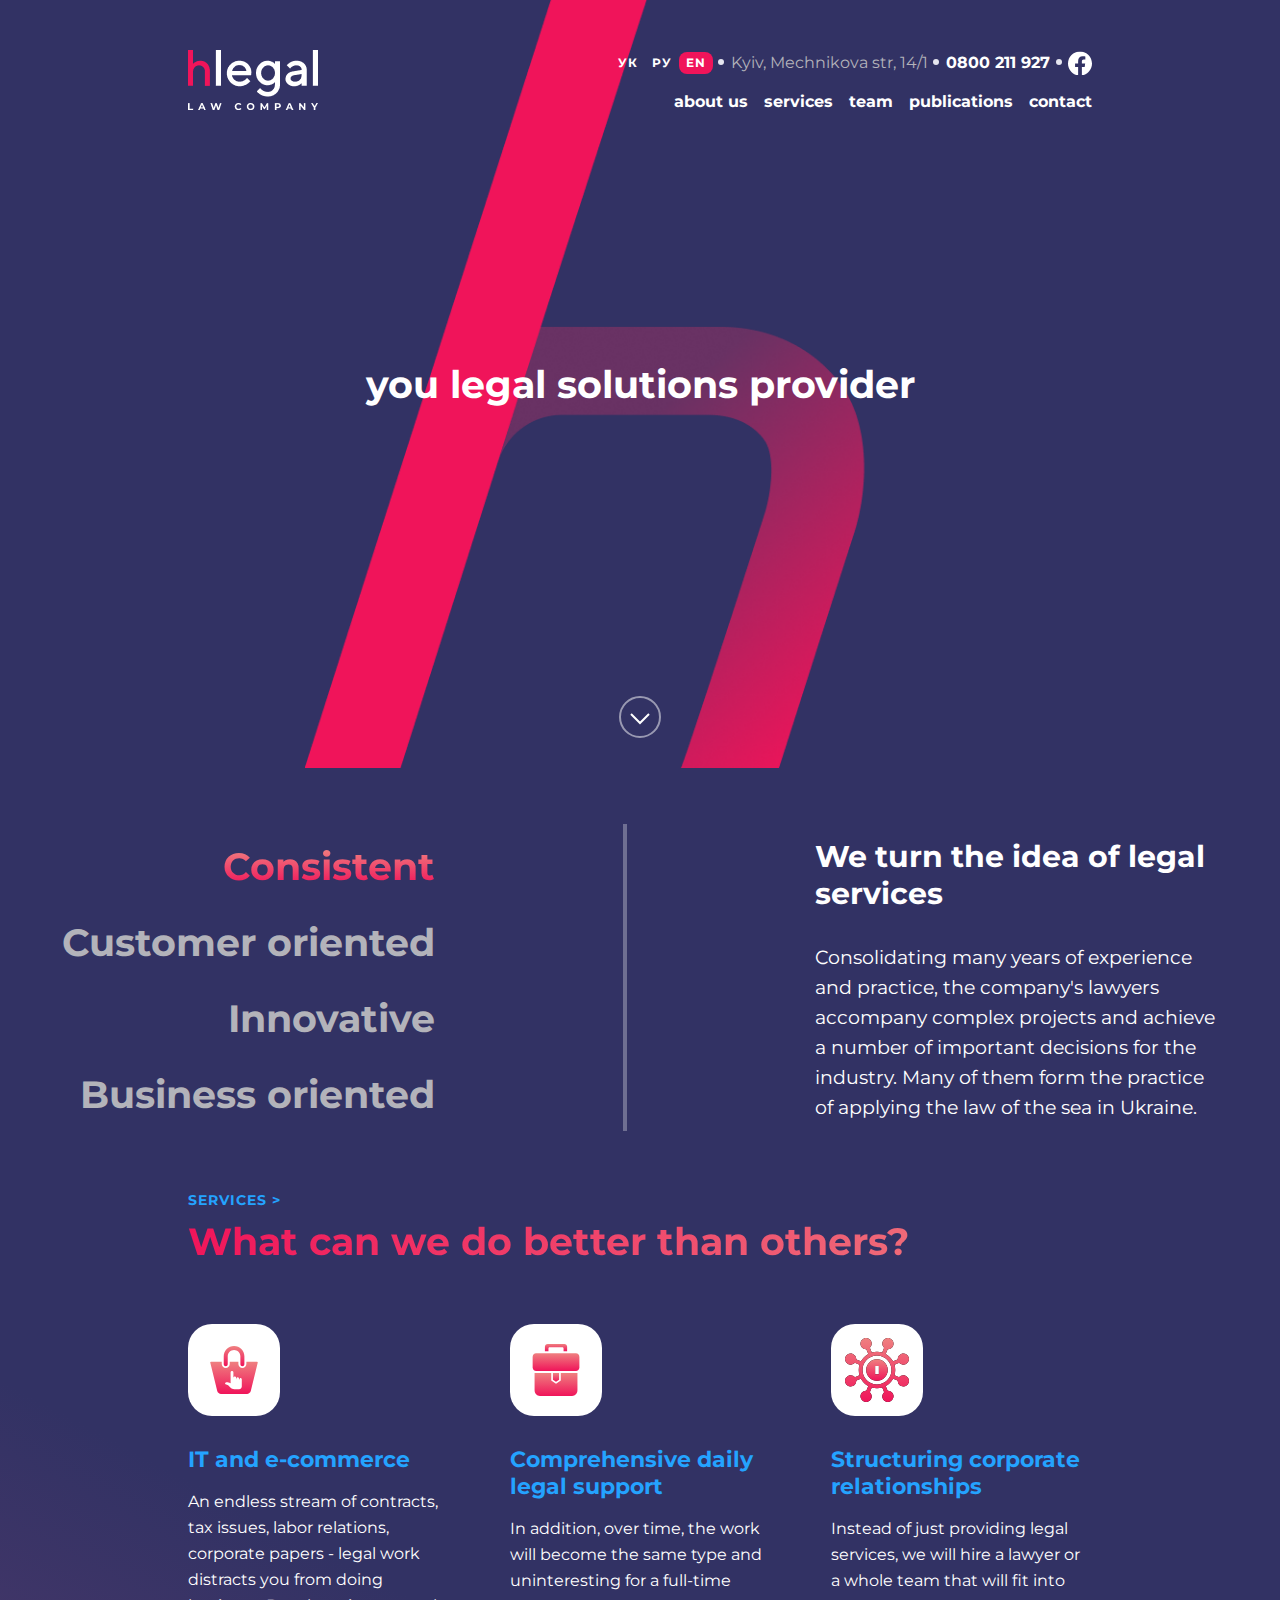
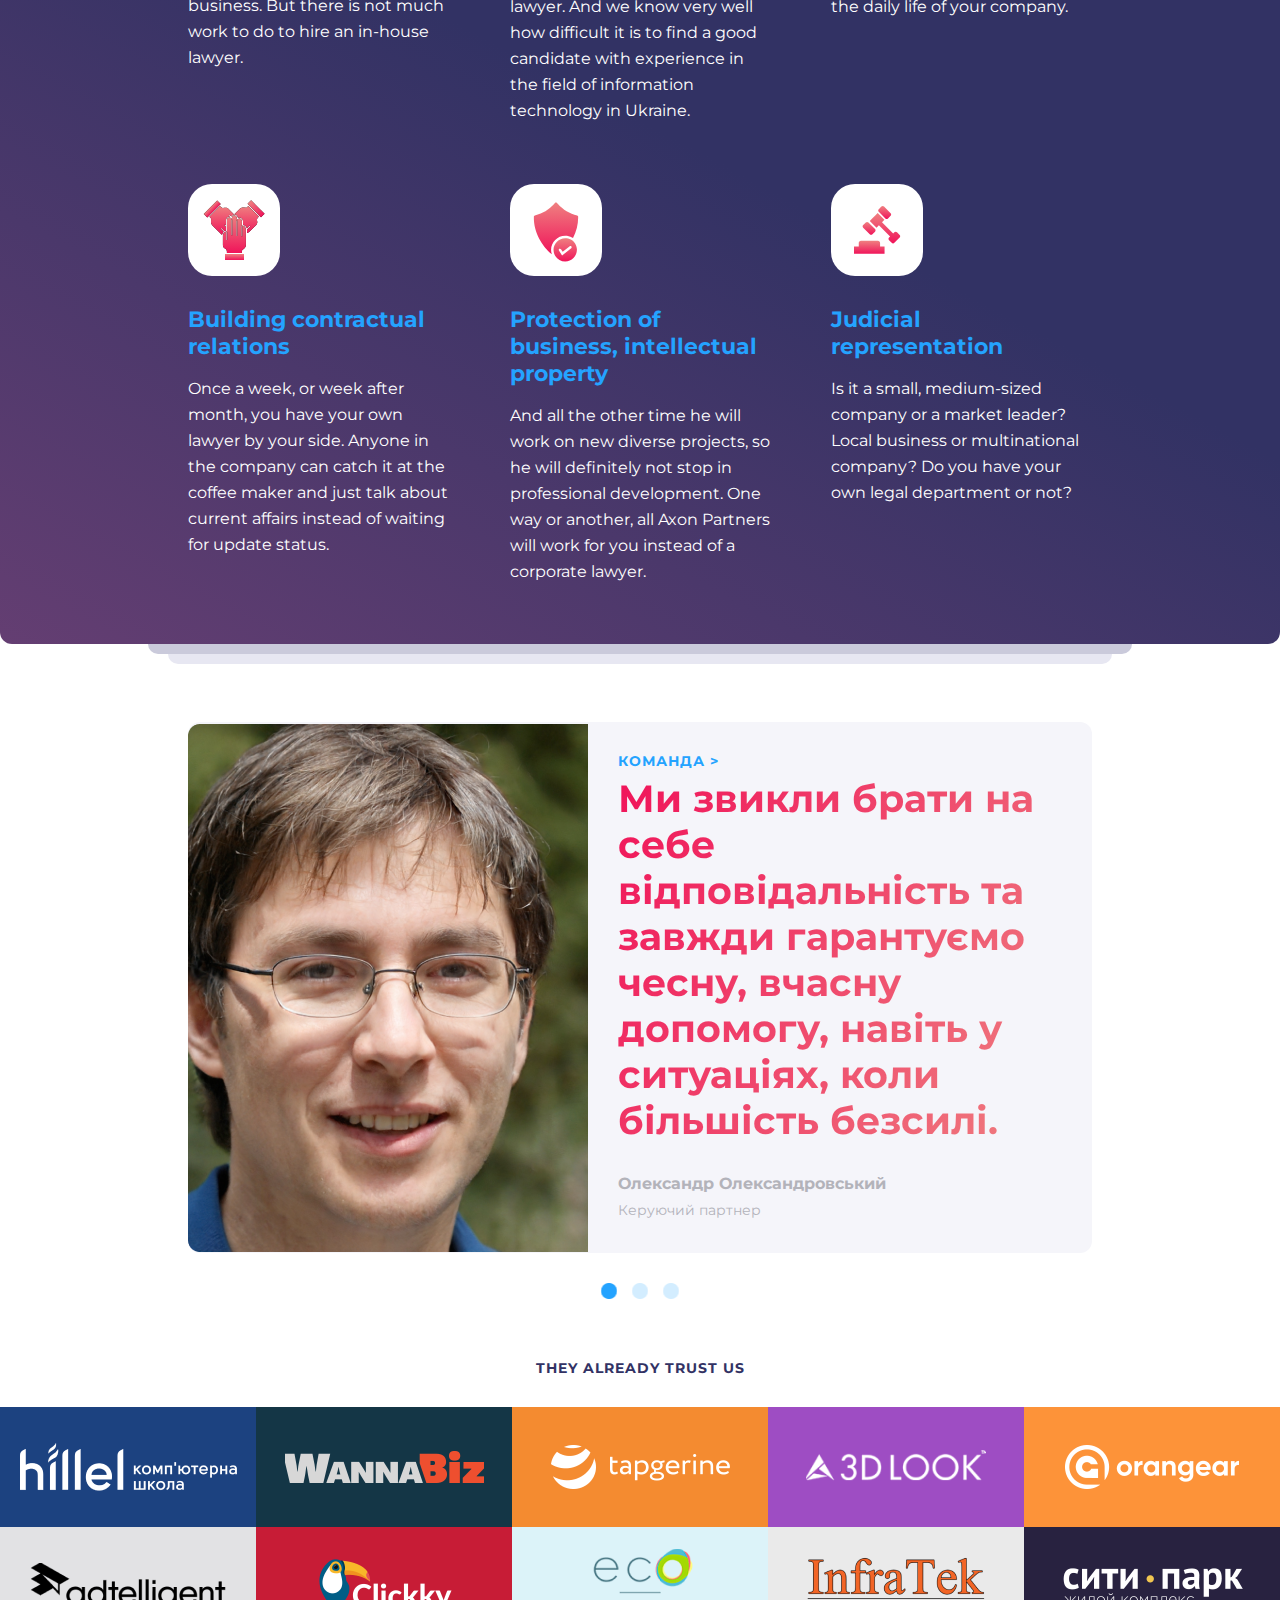
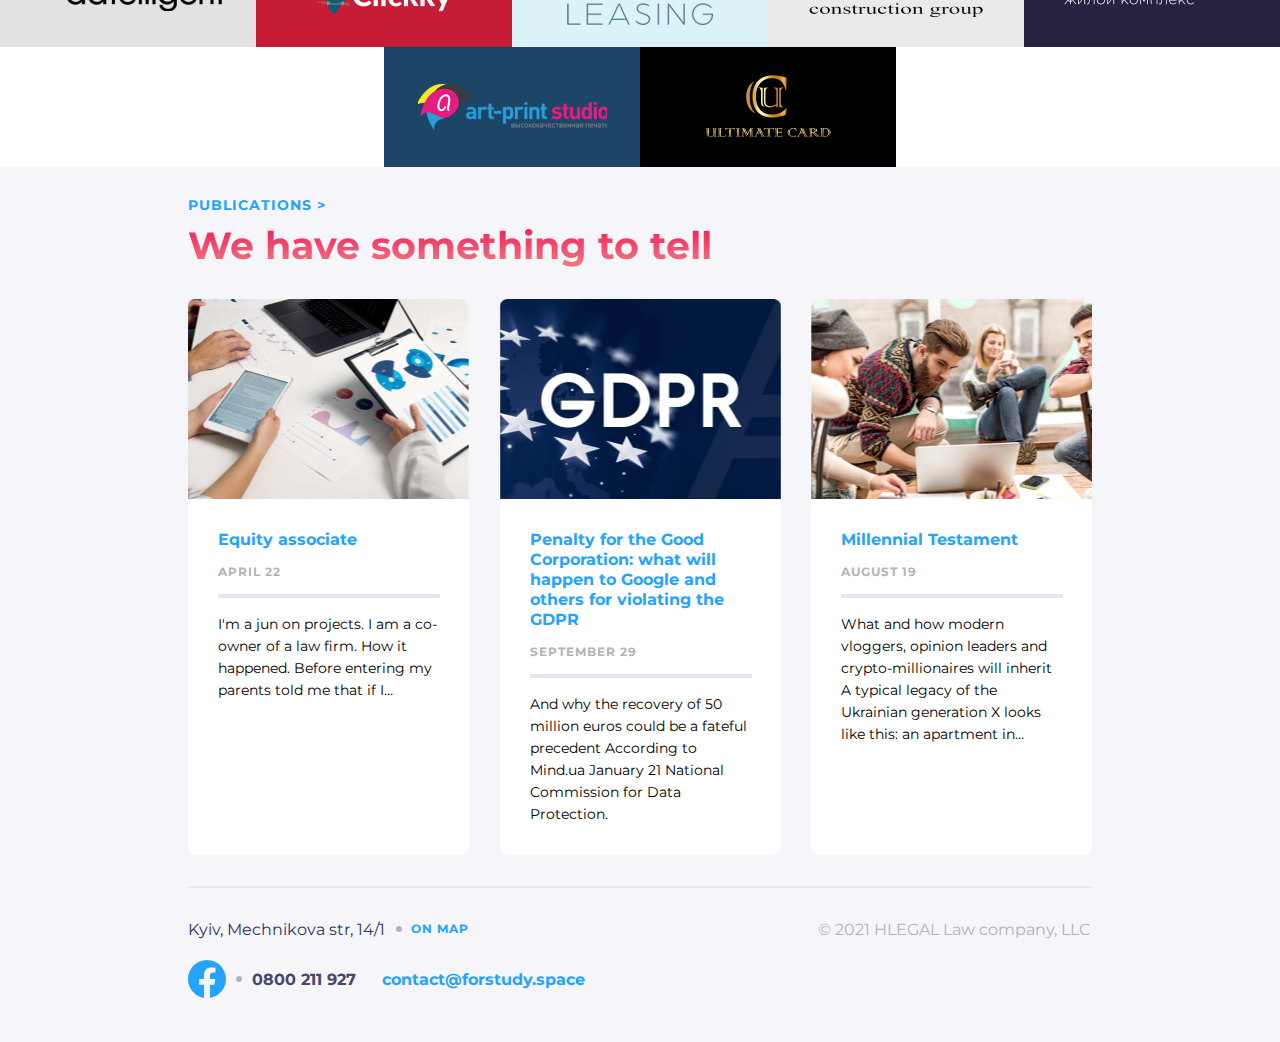
<file: index.html>
<!DOCTYPE html>
<html lang="en">
<head>
    <meta charset="UTF-8">
    <meta name="viewport" content="width=device-width, initial-scale=1.0">
    <title>Hlegal</title>
    <link rel="stylesheet" href="css/style.css">
    <link href="https://fonts.googleapis.com/css2?family=Montserrat:wght@400;700&display=swap" rel="stylesheet">
</head>
<body>
    <header>
        <div class="header__container">
            <div class="wrapper__header">
                <div class="header__contact">
                    <div class="header__language">
                        <ul>
                            <li><a href="#">ук</a></li>
                            <li><a href="#">ру</a></li>
                            <li class="active"><a href="#">en</a></li>
                        </ul>
                    </div>
                    <div class="header__address">
                        <p>Kyiv, Mechnikova str, 14/1</p>
                    </div>
                    <div class="header__telephone">
                        <a href="tel:0800211927">0800 211 927</a>
                    </div>
                    <a href="https://facebook.com/" class="header__facebook" target="_blank"></a>
                </div>
                <div class="header__logo-burger">
                    <a href="index.html" class="header__logo"></a>
                    <button class="burger"></button>
                </div>
                <div class="header__menu">
                    <nav>
                        <ul>
                            <li><a href="#">about us</a></li>
                            <li><a href="#">services</a></li>
                            <li><a href="#">team</a></li>
                            <li><a href="#">publications</a></li>
                            <li class="active"><a href="contact.html">contact</a></li>
                        </ul>
                    </nav>
                </div>
                <h1>you legal solutions provider</h1>
            </div>
        </div>
    </header>
    <main>
        <div class="main__container">
            <div class="wrapper__main">
                <div class="header__srcoll">
                    <a href="#" class="scroll"></a>
                </div>
            </div>
            <div class="main__tabs wrpaper__tabs">
                <div class="tabs">
                    <ul>
                        <li class="active"><a href="#">Consistent</a></li>
                        <li><a href="#">Customer oriented</a></li>
                        <li><a href="#">Innovative</a></li>
                        <li><a href="#">Business oriented</a></li>
                    </ul>
                </div>
                <div class="border"></div>
                <div class="idea">
                    <h2>We turn the idea of legal services</h2>
                    <p>Consolidating many years of experience and practice, the company's lawyers accompany complex projects
                        and achieve a number of important decisions for the industry. Many of them form the practice of
                        applying the law of the sea in Ukraine.</p>
                </div>
            </div>
            <div class="wrapper__main">
                <div class="services">
                    <a href="#">Services ></a>
                    <h2>What can we do better than others?</h2>
                    <div class="service__items">
                        <div class="ecommerce">
                            <img src="img/services/ecommerce.svg" alt="Ecommerce">
                            <h4>IT and e-commerce</h4>
                            <p>An endless stream of contracts, tax issues, labor relations, corporate papers - legal work
                                distracts you from doing business. But there is not much work to do to hire an in-house
                                lawyer.</p>
                        </div>
                        <div class="support">
                            <img src="img/services/support.svg" alt="Support">
                            <h4>Comprehensive daily legal support</h4>
                            <p>In addition, over time, the work will become the same type and uninteresting for a full-time
                                lawyer. And we know very well how difficult it is to find a good candidate with experience
                                in the field of information technology in Ukraine.</p>
                        </div>
                        <div class="relationships">
                            <img src="img/services/relationships.svg" alt="Relationships">
                            <h4>Structuring corporate relationships</h4>
                            <p>Instead of just providing legal services, we will hire a lawyer or a whole team that will fit
                                into the daily life of your company.</p>
                        </div>
                        <div class="building">
                            <img src="img/services/building.svg" alt="Building">
                            <h4>Building contractual relations</h4>
                            <p>Once a week, or week after month, you have your own lawyer by your side. Anyone in the
                                company can catch it at the coffee maker and just talk about current affairs instead of
                                waiting for update status.</p>
                        </div>
                        <div class="property">
                            <img src="img/services/property.svg" alt="Property">
                            <h4>Protection of business, intellectual property</h4>
                            <p>And all the other time he will work on new diverse projects, so he will definitely not stop
                                in professional development. One way or another, all Axon Partners will work for you instead
                                of a corporate lawyer.</p>
                        </div>
                        <div class="representation">
                            <img src="img/services/representation.svg" alt="Representation">
                            <h4>Judicial representation</h4>
                            <p>Is it a small, medium-sized company or a market leader? Local business or multinational
                                company? Do you have your own legal department or not?</p>
                        </div>
                    </div>
                </div>
            </div>
            <div class="bg"></div>
            <div class="bg-middle"></div>
        </div>
        <div class="wrapper__main">
            <div class="teams">
                <div class="team-img"></div>
                <div class="team">
                    <a href="#">команда ></a>
                    <h3>Ми звикли брати на себе відповідальність та завжди гарантуємо чесну, вчасну допомогу, навіть у
                        ситуаціях, коли більшість безсилі.</h3>
                    <p class="name">Олександр Олександровський</p>
                    <p class="position">Керуючий партнер</p>
                </div>
            </div>
            <div class="pagination">
                <a href="#" class="elipse__active"></a>
                <a href="#" class="elipse"></a>
                <a href="#" class="elipse"></a>
            </div>
            <div class="trust">
                <h3>They already trust us</h3>
            </div>
        </div>
        <div class="clients wrapper__clients">
            <div class="hillel"><img src="img/clients/hillel.png" alt="Hillel"></div>
            <div class="wanna-biz"><img src="img/clients/wanna-biz.png" alt="WannaBiz"></div>
            <div class="tapgerine"><img src="img/clients/tapgerine.png" alt="Tapgerine"></div>
            <div class="look"><img src="img/clients/look.png" alt="3dLook"></div>
            <div class="orangear"><img src="img/clients/orangear.png" alt="Orangear"></div>
            <div class="adtelli"><img src="img/clients/adtelli.png" alt="Adtelligent"></div>
            <div class="clickky"><img src="img/clients/clickky.png" alt="Clickky"></div>
            <div class="easing"><img src="img/clients/easing.png" alt="Eco-leasing"></div>
            <div class="infratek"><img src="img/clients/infratek.png" alt="Infratek"></div>
            <div class="park"><img src="img/clients/park.png" alt="Sity-park"></div>
            <div class="art-print"><img src="img/clients/art-print.png" alt="Art-print"></div>
            <div class="card"><img src="img/clients/card.png" alt="Card"></div>
        </div>
        <div class="contaiter__publications">
            <div class="wrapper__main">
                <div class="publications">
                    <a href="#" class="link">Publications ></a>
                    <h3>We have something to tell</h3>
                    <div class="publications__items">
                        <div class="equity">
                            <div class="equity__img"></div>
                            <div class="information">
                                <h4><a href="">Equity associate</a></h4>
                                <p class="date">April 22</p>
                                <p class="description">I'm a jun on projects. I am a co-owner of a law firm. How it
                                    happened. Before entering my parents told me that if I…</p>
                            </div>
                        </div>
                        <div class="gdpr">
                            <div class="gdpr__img"></div>
                            <div class="information">
                                <h4><a href="">Penalty for the Good Corporation: what will happen to Google and others for violating
                                    the GDPR</a></h4>
                                <p class="date">September 29</p>
                                <p class="description">And why the recovery of 50 million euros could be a fateful precedent
                                    According to Mind.ua January 21 National Commission for Data Protection.</p>
                            </div>
                        </div>
                        <div class="millennial">
                            <div class="millenial__img"></div>
                            <div class="information">
                                <h4><a href="">Millennial Testament</a></h4>
                                <p class="date">August 19</p>
                                <p class="description">What and how modern vloggers, opinion leaders and crypto-millionaires
                                    will inherit A typical legacy of the Ukrainian generation X looks like this: an
                                    apartment in…</p>
                            </div>
                        </div>
                    </div>
                </div>
            </div>
        </div>
    </main>
    <footer>
        <div class="wrapper__footer">
            <div class="footer__container">
                <div>
                    <div class="footer__address">
                        <p>Kyiv, Mechnikova str, 14/1</p>
                        <a href="#">on map</a>
                    </div>
                    <div class="footer__contact">
                        <a href="https://facebook.com/" target="_blank"><img src="img/facebook.svg" alt="Facebook"></a>
                        <a href="tel:0800211927" class="footer__telephone">0800 211 927</a>
                        <a href="mailto:contact@forstudy.space" class="footer__email">contact@forstudy.space</a>
                    </div>
                </div>
                <div class="footer__copyright">
                    <p>© 2021 HLEGAL Law company, LLC</p>
                </div>
            </div>
        </div>
    </footer>
</body>
</html>
</file>
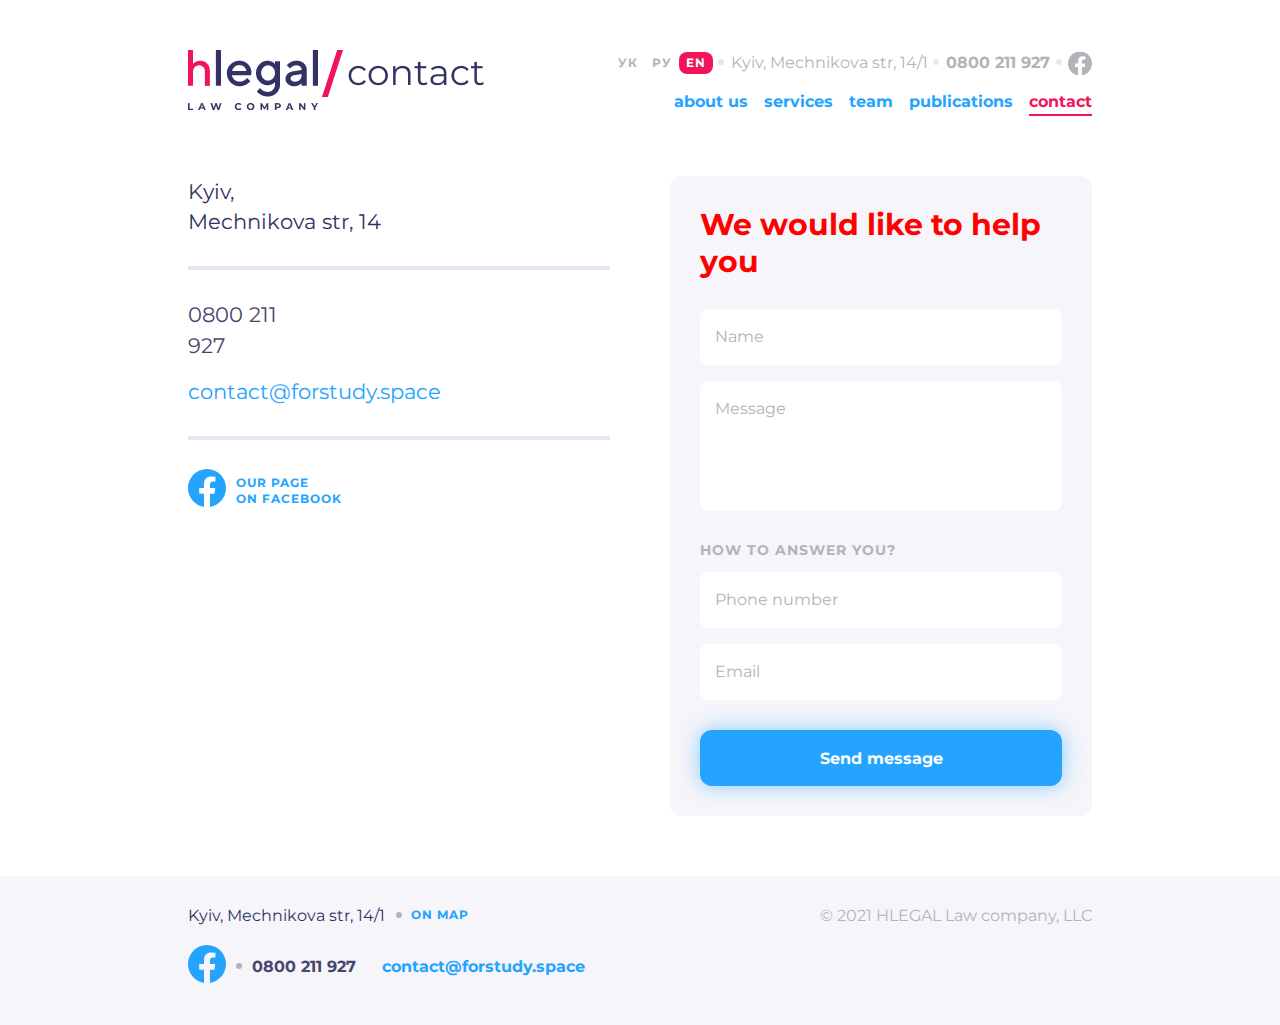
<file: contact.html>
<!DOCTYPE html>
<html lang="en">
<head>
    <meta charset="UTF-8">
    <meta name="viewport" content="width=device-width, initial-scale=1.0">
    <title>Contact page</title>
    <link rel="stylesheet" href="css/contact.css">
    <link href="https://fonts.googleapis.com/css2?family=Montserrat:wght@400;700&display=swap" rel="stylesheet">
</head>
<body>
    <header>
        <div class="wrapper__header">
            <div class="header__contact">
                <div class="header__language">
                    <ul>
                        <li><a href="#">ук</a></li>
                        <li><a href="#">ру</a></li>
                        <li class="active"><a href="#">en</a></li>
                    </ul>
                </div>
                <div class="header__address">
                    <p>Kyiv, Mechnikova str, 14/1</p>
                </div>
                <div class="header__telephone">
                    <a href="tel:0800211927">0800 211 927</a>
                </div>
                <a href="https://facebook.com/" class="header__facebook" target="_blank"></a>
            </div>
            <div class="header__logo-burger">
                <a href="index.html" class="header__logo"></a>
                <button class="burger"></button>
            </div>
            <div class="header__menu">
                <nav>
                    <ul>
                        <li><a href="#">about us</a></li>
                        <li><a href="#">services</a></li>
                        <li><a href="#">team</a></li>
                        <li><a href="#">publications</a></li>
                        <li class="active"><a href="#">contact</a></li>
                    </ul>
                </nav>
            </div>
        </div>
    </header>
    <main>
        <div class="wrapper__main">
            <div class="main__content">
                <div class="main__information">
                    <h1>Kyiv, <br> Mechnikova str, 14</h1>
                    <div class="border"></div>
                    <div class="main__contact">
                        <a href="tel:0800211927" class="main__telephone">0800 211 927</a>
                        <a href="mailto:contact@forstudy.space" class="main__email">contact@forstudy.space</a>
                    </div>
                    <div class="border"></div>
                    <div class="main__social">
                        <a href="https://facebook.com/" target="_blank">
                            <img src="img/facebook.svg" alt="facebook">
                            <p>Our page <br> on facebook</p>
                        </a>
                    </div>
                </div>
                <div class="main__form">
                    <form action="#">
                        <h2>We would like to help you</h2>
                        <input type="text" placeholder="Name">
                        <textarea placeholder="Message" class="message"></textarea>
                        <h3>How to answer you?</h3>
                        <input type="tel" placeholder="Phone number">
                        <input type="email" placeholder="Email" class="email">
                        <button>Send message</button>
                    </form>
                </div>
            </div>
        </div>
    </main>
    <footer>
        <div class="wrapper__footer">
            <div class="footer__container">
                <div>
                    <div class="footer__address">
                        <p>Kyiv, Mechnikova str, 14/1</p>
                        <a href="#">on map</a>
                    </div>
                    <div class="footer__contact">
                        <a href="https://facebook.com/" target="_blank"><img src="img/facebook.svg" alt="Facebook"></a>
                        <a href="tel:0800211927" class="footer__telephone">0800 211 927</a>
                        <a href="mailto:contact@forstudy.space" class="footer__email">contact@forstudy.space</a>
                    </div>
                </div>
                <div class="footer__copyright">
                    <p>© 2021 HLEGAL Law company, LLC</p>
                </div>
            </div>
        </div>
    </footer>
</body>
</html>
</file>
<file: css/style.css>
html, body, div, span, applet, object, iframe,
h1, h2, h3, h4, h5, h6, p, blockquote, pre,
a, abbr, acronym, address, big, cite, code,
del, dfn, em, img, ins, kbd, q, s, samp,
small, strike, strong, sub, sup, tt, var,
b, u, i, center,
dl, dt, dd, ol, ul, li,
fieldset, form, label, legend,
table, caption, tbody, tfoot, thead, tr, th, td,
article, aside, canvas, details, embed,
figure, figcaption, footer, header, hgroup,
menu, nav, output, ruby, section, summary,
time, mark, audio, video {
  margin: 0;
  padding: 0;
  border: 0;
  font-size: 100%;
  font: inherit;
  vertical-align: baseline; }

/* HTML5 display-role reset for older browsers */
article, aside, details, figcaption, figure,
footer, header, hgroup, menu, nav, section {
  display: block; }

body {
  font-size: 16px;
  font-family: Montserrat;
  font-weight: 700;
  line-height: 1; }

ol, ul {
  list-style: none; }

a {
  text-decoration: none; }

blockquote, q {
  quotes: none; }

blockquote:before, blockquote:after,
q:before, q:after {
  content: '';
  content: none; }

table {
  border-collapse: collapse;
  border-spacing: 0; }

.wrapper__header {
  width: 345px;
  margin: 0 auto; }

.wrapper__main,
.wrapper__footer {
  width: 315px;
  margin: 0 auto; }

header {
  background: linear-gradient(208deg, #323264 0%, #323264 59.9%); }
  header::before {
    content: '';
    position: absolute;
    display: block;
    width: 100%;
    height: 45px;
    background: rgba(245, 245, 250, 0.2);
    z-index: 5; }
  header .header__container {
    height: 600px;
    background: url(../img/symbol.png) center center no-repeat;
    background-size: 523px; }
  header .header__contact {
    display: flex;
    justify-content: space-between;
    align-items: center;
    padding-top: 12px;
    padding-bottom: 10px; }
    header .header__contact .active {
      border-radius: 8px;
      background: #F0145A; }
      header .header__contact .active a {
        color: #fff; }
    header .header__contact ul {
      display: flex;
      text-transform: uppercase; }
      header .header__contact ul li {
        padding: 5px 7px;
        text-align: center;
        font-size: 12px;
        letter-spacing: 1px;
        z-index: 5; }
        header .header__contact ul li:hover {
          border-radius: 8px;
          background: #F0145A; }
          header .header__contact ul li:hover a {
            color: #fff; }
        header .header__contact ul li a {
          color: #fff; }
    header .header__contact .header__address {
      display: none; }
    header .header__contact .header__telephone {
      position: relative;
      z-index: 10; }
      header .header__contact .header__telephone a {
        color: #fff; }
    header .header__contact .header__facebook {
      display: none; }
  header .header__logo-burger {
    display: flex;
    justify-content: space-between;
    align-items: center; }
    header .header__logo-burger .header__logo {
      position: relative;
      width: 169px;
      height: 57px;
      background: url(../img/logo-services.png) no-repeat; }
    header .header__logo-burger .burger {
      width: 32px;
      height: 32px;
      outline: none;
      border: none;
      background: url(../img/hamburger.png) no-repeat;
      cursor: pointer; }
  header .header__menu {
    display: none; }
  header h1 {
    margin: 0 auto;
    position: relative;
    top: 131px;
    color: #FFF;
    text-align: center;
    font-size: 38px;
    line-height: 46px; }

main .main__container {
  border-radius: 0px 0px 12px 12px;
  background: linear-gradient(208deg, #323264 0%, #323264 59.9%, #643E72 100%); }
  main .main__container .bg {
    display: block;
    margin: 0 auto;
    position: relative;
    top: 20px;
    width: 335px;
    height: 10px;
    border-radius: 0px 0px 12px 12px;
    background: #CACADB; }
  main .main__container .bg-middle {
    display: block;
    margin: 0 auto;
    position: relative;
    top: 20px;
    width: 295px;
    height: 10px;
    border-radius: 0px 0px 12px 12px;
    background: #E7E7F2; }
  main .main__container .main__tabs {
    margin-left: 30px;
    position: relative;
    top: 34px; }
    main .main__container .main__tabs .tabs {
      position: relative;
      overflow: hidden; }
    main .main__container .main__tabs ul {
      display: flex;
      gap: 30px;
      padding-bottom: 33px;
      width: 1003px; }
      main .main__container .main__tabs ul li {
        text-align: right;
        font-size: 30px; }
        main .main__container .main__tabs ul li a {
          color: #B3B3BA; }
          main .main__container .main__tabs ul li a:hover {
            color: #F0145A; }
      main .main__container .main__tabs ul .active {
        background-image: linear-gradient(#EF8080, #F0145A);
        -webkit-text-fill-color: transparent;
        -webkit-background-clip: text; }
  main .main__container .border {
    width: 315px;
    border: 2px solid rgba(255, 255, 255, 0.3); }
  main .main__container .idea {
    width: 315px;
    margin-top: 30px;
    margin-bottom: 63px;
    line-height: normal; }
    main .main__container .idea h2 {
      margin-bottom: 31px;
      color: #FFF;
      font-size: 20px; }
    main .main__container .idea p {
      color: #FFF;
      font-size: 19px;
      font-weight: 400;
      line-height: 30px; }
  main .main__container .wrapper__main .header__srcoll {
    text-align: center;
    position: relative;
    bottom: 72px;
    right: 21px; }
    main .main__container .wrapper__main .header__srcoll .scroll {
      position: absolute;
      width: 42px;
      height: 42px;
      background: url(../img/scroll.svg) center center no-repeat; }
      main .main__container .wrapper__main .header__srcoll .scroll:hover {
        background: url(../img/scroll-hover.svg) center center no-repeat; }
  main .main__container .wrapper__main .services {
    padding-bottom: 39px; }
    main .main__container .wrapper__main .services a {
      color: #24A3FF;
      font-size: 14px;
      line-height: normal;
      letter-spacing: 1px;
      text-transform: uppercase; }
      main .main__container .wrapper__main .services a:hover {
        color: #F0145A; }
    main .main__container .wrapper__main .services h2 {
      margin-top: 9px;
      font-size: 30px;
      line-height: normal;
      background: linear-gradient(118deg, #F0145A 0%, #EF8080 100%);
      -webkit-background-clip: text;
      -webkit-text-fill-color: transparent; }
    main .main__container .wrapper__main .services .service__items {
      display: flex;
      flex-direction: column;
      gap: 29px;
      margin-top: 30px; }
      main .main__container .wrapper__main .services .service__items img {
        margin-bottom: 27px; }
      main .main__container .wrapper__main .services .service__items h4 {
        width: 304px;
        color: #24A3FF;
        font-size: 22px;
        line-height: normal;
        margin-bottom: 16px; }
      main .main__container .wrapper__main .services .service__items p {
        color: #FFF;
        font-weight: 400;
        line-height: 26px; }
main .wrapper__main .teams {
  border-radius: 12px;
  background: #F5F5FA;
  margin-top: 50px; }
  main .wrapper__main .teams .team-img {
    height: 500px;
    background: url(../img/teams/aleksander-mobile.png) center center no-repeat; }
  main .wrapper__main .teams .team {
    padding: 30px; }
    main .wrapper__main .teams .team a {
      color: #24A3FF;
      font-size: 14px;
      line-height: normal;
      letter-spacing: 1px;
      text-transform: uppercase; }
      main .wrapper__main .teams .team a:hover {
        color: #F0145A; }
    main .wrapper__main .teams .team h3 {
      margin-top: 4px;
      margin-bottom: 31px;
      font-size: 30px;
      line-height: normal;
      background: linear-gradient(118deg, #F0145A 0%, #EF8080 100%);
      -webkit-background-clip: text;
      -webkit-text-fill-color: transparent; }
    main .wrapper__main .teams .team .name {
      margin-bottom: 5px;
      color: #B3B3BA;
      line-height: 20px; }
    main .wrapper__main .teams .team .position {
      color: #B3B3BA;
      font-size: 14px;
      font-weight: 400;
      line-height: 22px; }
main .wrapper__main .pagination {
  display: flex;
  justify-content: center;
  gap: 15px;
  margin-top: 30px; }
  main .wrapper__main .pagination .elipse__active {
    display: block;
    width: 16px;
    height: 16px;
    background: url(../img/elipse/ellipse-active.png) center center no-repeat; }
  main .wrapper__main .pagination .elipse {
    display: block;
    width: 16px;
    height: 16px;
    background: url(../img/elipse/ellipse.png) center center no-repeat; }
main .wrapper__main .trust {
  margin-top: 60px; }
  main .wrapper__main .trust h3 {
    color: #323264;
    font-size: 14px;
    line-height: normal;
    letter-spacing: 1px;
    text-transform: uppercase;
    text-align: center; }
main .clients {
  display: flex;
  flex-direction: column;
  justify-content: center;
  align-items: center;
  margin-top: 30px; }
  main .clients .hillel {
    display: flex;
    justify-content: center;
    padding: 36px 78px 36px 80px;
    background: #1C4280; }
  main .clients .wanna-biz {
    display: flex;
    justify-content: center;
    padding: 43px 87px 44px 89px;
    background: #143646; }
  main .clients .tapgerine {
    display: flex;
    justify-content: center;
    padding: 38px 97px 38px 99px;
    background: linear-gradient(0deg, #F48B30 0%, #F48B30 100%), #F48B30; }
  main .clients .look {
    display: flex;
    justify-content: center;
    padding: 39px 97px 39px 98px;
    background: #9E4DC3; }
  main .clients .orangear {
    display: flex;
    justify-content: center;
    padding: 38px 100px 38px 101px;
    background: #FD9339; }
  main .clients .adtelli {
    display: flex;
    justify-content: center;
    padding: 36px 89px 36px 90px;
    background: #E2E2E4; }
  main .clients .clickky,
  main .clients .easing,
  main .clients .infratek,
  main .clients .park,
  main .clients .art-print,
  main .clients .card {
    display: none; }
main .contaiter__publications {
  padding-bottom: 32px;
  padding-top: 30px;
  background: #F5F5FA; }
  main .contaiter__publications .publications .link {
    color: #24A3FF;
    font-size: 14px;
    line-height: normal;
    letter-spacing: 1px;
    text-transform: uppercase; }
    main .contaiter__publications .publications .link:hover {
      color: #F0145A; }
  main .contaiter__publications .publications h3 {
    margin-top: 3px;
    margin-bottom: 30px;
    font-size: 30px;
    line-height: normal;
    background: linear-gradient(#F0145A, #EF8080);
    -webkit-text-fill-color: transparent;
    -webkit-background-clip: text; }
  main .contaiter__publications .publications__items {
    display: flex;
    flex-direction: column;
    gap: 30px; }
    main .contaiter__publications .publications__items .gdpr .information h4 {
      position: relative;
      bottom: 2px;
      margin-bottom: 12px;
      line-height: 20px; }
    main .contaiter__publications .publications__items .equity,
    main .contaiter__publications .publications__items .gdpr,
    main .contaiter__publications .publications__items .millennial {
      border-radius: 8px;
      background: #FFF; }
    main .contaiter__publications .publications__items .equity__img {
      margin-bottom: 3px;
      width: 315px;
      height: 201px;
      background: url(../img/publications/equity.png) center center no-repeat; }
    main .contaiter__publications .publications__items .gdpr__img {
      margin-bottom: 3px;
      width: 315px;
      height: 200px;
      background: url(../img/publications/gdpr.png) center center no-repeat; }
    main .contaiter__publications .publications__items .millenial__img {
      margin-bottom: 3px;
      width: 315px;
      height: 200px;
      background: url(../img/publications/millennial.png) center center no-repeat; }
    main .contaiter__publications .publications__items .information {
      padding: 30px; }
      main .contaiter__publications .publications__items .information h4 {
        margin-bottom: 16px; }
        main .contaiter__publications .publications__items .information h4 a {
          color: #24A3FF; }
      main .contaiter__publications .publications__items .information .date {
        margin-bottom: 30px;
        color: #B3B3BA;
        font-size: 12px;
        line-height: normal;
        letter-spacing: 1px;
        text-transform: uppercase; }
        main .contaiter__publications .publications__items .information .date::after {
          content: '';
          display: block;
          position: relative;
          top: 15px;
          width: 252px;
          border: 2px solid #E6E6F0; }
      main .contaiter__publications .publications__items .information .description {
        color: #000;
        font-size: 14px;
        font-weight: 400;
        line-height: 22px; }

footer {
  padding: 30px;
  background: #F5F5FA; }
  footer .wrapper__footer::before {
    content: '';
    display: block;
    position: relative;
    border-top: 2px solid #E6E6F0;
    bottom: 31px; }
  footer .footer__container {
    margin-top: 3px; }
    footer .footer__container .footer__address {
      display: flex;
      flex-direction: column;
      align-items: center;
      margin-bottom: 22px; }
      footer .footer__container .footer__address p {
        margin-bottom: 12px;
        color: #323264;
        font-weight: 400; }
      footer .footer__container .footer__address a {
        color: #24A3FF;
        font-size: 12px;
        letter-spacing: 1px;
        text-transform: uppercase; }
    footer .footer__container .footer__contact {
      display: flex;
      flex-direction: column;
      align-items: center; }
      footer .footer__container .footer__contact a {
        margin-bottom: 11px; }
      footer .footer__container .footer__contact .footer__telephone {
        margin-bottom: 12px;
        color: #46466E;
        text-align: right; }
      footer .footer__container .footer__contact .footer__email {
        display: flex;
        align-items: center;
        width: 204px;
        height: 20px;
        margin-bottom: 30px;
        color: #24A3FF; }
    footer .footer__container .footer__copyright {
      display: flex;
      justify-content: center;
      align-items: center;
      height: 20px;
      color: #B3B3BA;
      font-weight: 400;
      text-align: center; }

@media screen and (min-width: 768px) {
  .wrapper__header,
  .wrapper__main,
  .wrapper__footer {
    width: 648px;
    margin: 0 auto; }

  header::before {
    display: none; }
  header .header__container {
    height: 1024px;
    background: url(../img/symbol.png) center center no-repeat;
    background-size: 893px; }
  header .header__contact {
    justify-content: unset;
    gap: 6px;
    padding-top: 51px; }
    header .header__contact .header__address p,
    header .header__contact .header__telephone a,
    header .header__contact .header__facebook {
      display: flex; }
      header .header__contact .header__address p::before,
      header .header__contact .header__telephone a::before,
      header .header__contact .header__facebook::before {
        content: '';
        position: relative;
        top: 4px;
        right: 1px;
        margin-right: 6px;
        display: block;
        width: 6px;
        height: 6px;
        border-radius: 6px;
        background: #E6E6F0; }
    header .header__contact .header__address {
      display: flex;
      font-weight: 400;
      color: #B3B3BA; }
    header .header__contact .header__facebook {
      position: relative;
      left: 12px;
      bottom: 2px;
      width: 24px;
      height: 24px;
      background: url(../img/tablet/facebook-white.svg) no-repeat; }
      header .header__contact .header__facebook::before {
        top: 10px;
        right: 11px; }
  header .header__logo-burger .header__logo {
    margin-top: 20px;
    margin-bottom: 33px;
    width: 130px;
    height: 60px;
    background: url(../img/logo-homepage.png) no-repeat; }
  header .header__logo-burger .burger {
    display: none; }
  header .header__menu {
    display: block;
    height: 25px; }
    header .header__menu ul {
      display: flex;
      gap: 16px; }
      header .header__menu ul a {
        color: #FFF; }
  header h1 {
    top: 267px; }

  main .main__container .bg {
    width: 728px; }
  main .main__container .bg-middle {
    width: 688px; }
  main .main__container .main__tabs {
    margin-left: 60px;
    top: 65px; }
    main .main__container .main__tabs ul {
      padding-bottom: 63px;
      width: 1246px; }
      main .main__container .main__tabs ul li {
        font-size: 38px; }
  main .main__container .border {
    width: 648px; }
  main .main__container .idea {
    width: 648px;
    margin-top: 60px;
    margin-bottom: 124px; }
    main .main__container .idea h2 {
      font-size: 30px; }
  main .main__container .wrapper__main .services h2 {
    font-size: 38px; }
  main .main__container .wrapper__main .services .service__items {
    flex-direction: row;
    justify-content: space-between;
    flex-wrap: wrap;
    gap: 60px;
    margin-top: 59px; }
    main .main__container .wrapper__main .services .service__items .ecommerce,
    main .main__container .wrapper__main .services .service__items .support,
    main .main__container .wrapper__main .services .service__items .relationships,
    main .main__container .wrapper__main .services .service__items .building,
    main .main__container .wrapper__main .services .service__items .property,
    main .main__container .wrapper__main .services .service__items .representation {
      width: 294px; }
  main .wrapper__main .teams {
    margin-top: 78px; }
    main .wrapper__main .teams .team-img {
      background: url(../img/teams/aleksander-tablet.png) center center no-repeat; }
    main .wrapper__main .teams .team h3 {
      font-size: 38px;
      line-height: 46px; }
  main .clients {
    flex-direction: row;
    flex-wrap: wrap; }
    main .clients .hillel,
    main .clients .wanna-biz,
    main .clients .tapgerine,
    main .clients .look,
    main .clients .orangear,
    main .clients .adtelli,
    main .clients .clickky,
    main .clients .easing,
    main .clients .infratek,
    main .clients .park,
    main .clients .art-print,
    main .clients .card {
      width: 256px; }
    main .clients .hillel {
      padding: 36px 0; }
    main .clients .wanna-biz {
      display: flex;
      justify-content: center;
      padding: 44px 0; }
    main .clients .tapgerine {
      padding: 38px 0; }
    main .clients .look {
      padding: 39px 0; }
    main .clients .orangear {
      padding: 38px 0; }
    main .clients .adtelli {
      display: flex;
      justify-content: center;
      padding: 36px 0; }
    main .clients .clickky {
      display: flex;
      justify-content: center;
      padding: 29px 0 30px 0;
      background: #C71C36; }
    main .clients .easing {
      display: flex;
      justify-content: center;
      padding: 22px 0;
      background: #DCF3F9; }
    main .clients .infratek {
      display: flex;
      justify-content: center;
      padding: 30px 0;
      background: #EAEAEA; }
    main .clients .park {
      display: flex;
      justify-content: center;
      padding: 41px 0;
      background: #282240; }
    main .clients .art-print {
      display: flex;
      justify-content: center;
      padding: 37px 0;
      background: #1D4568; }
    main .clients .card {
      display: flex;
      justify-content: center;
      padding: 13px 0 12px 0;
      background: #000; }
  main .contaiter__publications .publications__items {
    flex-direction: row;
    justify-content: space-between;
    flex-wrap: wrap; }
    main .contaiter__publications .publications__items .equity,
    main .contaiter__publications .publications__items .gdpr {
      width: 309px; }
    main .contaiter__publications .publications__items .equity__img {
      width: 309px;
      height: 199px;
      background: url(../img/publications/tablet-sd/equity.png) center center no-repeat; }
    main .contaiter__publications .publications__items .gdpr__img {
      width: 309px;
      height: 199px;
      background: url(../img/publications/tablet-sd/gdpr.png) center center no-repeat; }
    main .contaiter__publications .publications__items .millennial .millenial__img {
      width: 648px;
      background: url(../img/publications/tablet-sd/millenial.png) center center no-repeat; }
    main .contaiter__publications .publications__items .millennial .information .date::after {
      width: 584px; }
  main .contaiter__publications .publications h3 {
    margin-top: 8px;
    font-size: 38px; }

  footer {
    padding: 30px 60px; }
    footer .footer__container {
      display: flex;
      justify-content: space-between;
      flex-direction: unset;
      align-items: unset;
      margin: 0; }
      footer .footer__container .footer__address {
        flex-direction: row;
        margin-bottom: 19px; }
        footer .footer__container .footer__address p {
          margin-right: 26px;
          margin-bottom: 0; }
        footer .footer__container .footer__address a {
          padding-top: 4px; }
          footer .footer__container .footer__address a::after {
            content: '';
            position: relative;
            bottom: 9px;
            right: 15px;
            margin-right: 6px;
            display: block;
            width: 6px;
            height: 6px;
            border-radius: 6px;
            background: #B3B3BA; }
      footer .footer__container .footer__contact {
        flex-direction: row;
        gap: 26px;
        width: 398px; }
        footer .footer__container .footer__contact .footer__telephone {
          margin-bottom: 7px; }
          footer .footer__container .footer__contact .footer__telephone::after {
            content: '';
            position: relative;
            bottom: 12px;
            right: 16px;
            margin-right: 6px;
            display: block;
            width: 6px;
            height: 6px;
            border-radius: 6px;
            background: #B3B3BA; }
        footer .footer__container .footer__contact .footer__email {
          margin-bottom: 12px; }
    footer .footer__copyright {
      position: relative;
      right: 26px;
      margin-top: 1px; }
      footer .footer__copyright p {
        width: 276px; } }
@media screen and (min-width: 1024px) {
  .wrapper__header,
  .wrapper__main,
  .wrapper__footer {
    width: 904px;
    margin: 0 auto; }

  header {
    margin: 0; }
    header .header__container {
      background-size: 670px;
      height: 768px; }
    header .header__contact {
      gap: 10px;
      justify-content: end; }
      header .header__contact .header__address {
        position: relative;
        right: 4px; }
      header .header__contact .header__telephone {
        position: relative;
        right: 8px; }
      header .header__contact .header__address p::before,
      header .header__contact .header__telephone a::before,
      header .header__contact .header__facebook::before {
        content: '';
        position: relative;
        top: 4px;
        right: 1px;
        margin-right: 6px;
        display: block;
        width: 6px;
        height: 6px;
        border-radius: 6px;
        background: #E6E6F0; }
      header .header__contact .header__facebook {
        position: unset; }
        header .header__contact .header__facebook::before {
          position: relative;
          top: 8px;
          right: 12px; }
    header .header__logo-burger .header__logo {
      position: relative;
      bottom: 35px;
      margin: 0; }
    header .header__menu {
      position: relative;
      bottom: 51px; }
      header .header__menu ul {
        justify-content: end; }
    header h1 {
      top: 192px; }

  main .main__container .bg {
    width: 984px; }
  main .main__container .bg-middle {
    width: 944px; }
  main .main__container .main__tabs {
    display: flex;
    justify-content: space-between;
    margin-bottom: 9px; }
    main .main__container .main__tabs ul {
      flex-direction: column;
      gap: 38px;
      margin-top: 15px;
      width: 375px; }
  main .main__container .border {
    position: relative;
    width: 0;
    height: 303px;
    bottom: 9px;
    border: 2px solid rgba(255, 255, 255, 0.3); }
  main .main__container .idea {
    margin-right: 60px;
    margin-top: 5px;
    width: 405px; }
  main .main__container .wrapper__main .services .service__items .ecommerce,
  main .main__container .wrapper__main .services .service__items .support,
  main .main__container .wrapper__main .services .service__items .relationships,
  main .main__container .wrapper__main .services .service__items .building,
  main .main__container .wrapper__main .services .service__items .property,
  main .main__container .wrapper__main .services .service__items .representation {
    width: 261px; }
  main .main__container .wrapper__main .services .service__items h4 {
    width: 261px; }
  main .wrapper__main .teams {
    display: flex; }
    main .wrapper__main .teams .team-img {
      width: 400px;
      height: 531px;
      background: url(../img/teams/aleksander-tablet-hd.png) center center no-repeat; }
    main .wrapper__main .teams .team {
      width: 444px; }
      main .wrapper__main .teams .team h3 {
        margin-top: 6px;
        margin-bottom: 30px; }
  main .contaiter__publications {
    padding-top: 29px; }
    main .contaiter__publications .publications__items {
      flex-wrap: nowrap;
      gap: 2px; }
      main .contaiter__publications .publications__items .equity,
      main .contaiter__publications .publications__items .gdpr,
      main .contaiter__publications .publications__items .millennial {
        width: 281px; }
      main .contaiter__publications .publications__items .equity__img {
        margin-bottom: 3px;
        width: 281px;
        height: 200px;
        background: url(../img/publications/tablet-hd/equity.png) center center no-repeat; }
      main .contaiter__publications .publications__items .gdpr__img {
        margin-bottom: 3px;
        width: 281px;
        height: 200px;
        background: url(../img/publications/tablet-hd/gdpr.png) center center no-repeat; }
      main .contaiter__publications .publications__items .millennial .millenial__img {
        margin-bottom: 3px;
        width: 281px;
        height: 200px;
        background: url(../img/publications/tablet-hd/millennial.png) center center no-repeat; }
      main .contaiter__publications .publications__items .millennial .information .date::after {
        width: 218px; }
      main .contaiter__publications .publications__items .information .date::after {
        width: 218px; }

  footer .footer__container .footer__copyright {
    position: unset; } }
@media screen and (min-width: 1440px) {
  .wrapper__header,
  .wrapper__main,
  .wrapper__footer {
    width: 1320px;
    margin: 0 auto; }

  header .header__container {
    background-size: 697px;
    height: 799px; }
  header h1 {
    top: 208px; }

  main .main__container .bg {
    width: 1400px; }
  main .main__container .bg-middle {
    width: 1360px; }
  main .main__container .idea {
    margin-top: 40px;
    margin-right: 0;
    width: 581px; }
  main .main__container .main__tabs {
    margin: 0 auto 42px; }
  main .main__container .wrapper__main .services .service__items .ecommerce,
  main .main__container .wrapper__main .services .service__items .support,
  main .main__container .wrapper__main .services .service__items .relationships,
  main .main__container .wrapper__main .services .service__items .building,
  main .main__container .wrapper__main .services .service__items .property,
  main .main__container .wrapper__main .services .service__items .representation {
    width: 400px; }
  main .main__container .wrapper__main .services .service__items .support h4 {
    width: 304px; }
  main .main__container .wrapper__main .services .service__items .property p {
    width: 399px; }
  main .main__container .wrapper__main .services .service__items h4 {
    width: 400px; }
  main .wrapper__main .teams .team {
    margin-top: 2px;
    width: 860px; }
    main .wrapper__main .teams .team h3 {
      margin-top: 5px; }
  main .wrapper__main .teams .team-img {
    height: 347px;
    background: url(../img/teams/aleksander-desktop.png) center center no-repeat; }
  main .wrapper__main .trust {
    margin-top: 58px; }
  main .wrpaper__tabs {
    width: 1080px;
    margin: 0 auto; }
  main .clients .hillel,
  main .clients .wanna-biz,
  main .clients .tapgerine,
  main .clients .look,
  main .clients .orangear,
  main .clients .adtelli,
  main .clients .clickky,
  main .clients .easing,
  main .clients .infratek,
  main .clients .park,
  main .clients .art-print,
  main .clients .card {
    width: 360px; }
  main .contaiter__publications .publications__items .equity,
  main .contaiter__publications .publications__items .gdpr,
  main .contaiter__publications .publications__items .millennial {
    width: 420px; }
  main .contaiter__publications .publications__items .equity__img {
    width: 420px;
    height: 201px;
    background: url(../img/publications/desktop-sd/equity.png) center center no-repeat; }
  main .contaiter__publications .publications__items .gdpr__img {
    width: 420px;
    height: 201px;
    background: url(../img/publications/desktop-sd/gdpr.png) center center no-repeat; }
  main .contaiter__publications .publications__items .millennial .millenial__img {
    width: 420px;
    height: 201px;
    background: url(../img/publications/desktop-sd/millennial.png) center center no-repeat; }
  main .contaiter__publications .publications__items .millennial .information .date::after {
    width: 356px; }
  main .contaiter__publications .publications__items .information .date::after {
    width: 356px; } }
@media screen and (min-width: 1920px) {
  .wrapper__header,
  .wrapper__main,
  .wrapper__footer {
    width: 1600px;
    margin: 0 auto; }

  header .header__container {
    background-size: 872px;
    height: 1000px; }
  header h1 {
    top: 308px; }

  main .wrpaper__tabs {
    width: 1360px;
    margin: 0 auto; }
  main .main__container .bg {
    width: 1880px; }
  main .main__container .bg-middle {
    width: 1840px; }
  main .main__container .main__tabs {
    margin-bottom: 73px; }
    main .main__container .main__tabs ul {
      margin-right: 60px; }
  main .main__container .idea {
    margin-top: 68px;
    margin-left: 60px;
    width: 861px; }
  main .main__container .wrapper__main .services .service__items .ecommerce,
  main .main__container .wrapper__main .services .service__items .support,
  main .main__container .wrapper__main .services .service__items .relationships,
  main .main__container .wrapper__main .services .service__items .building,
  main .main__container .wrapper__main .services .service__items .property,
  main .main__container .wrapper__main .services .service__items .representation {
    width: 493px; }
  main .main__container .wrapper__main .services .service__items .support h4 {
    width: 304px; }
  main .main__container .wrapper__main .services .service__items .property p {
    width: 481px; }
  main .main__container .wrapper__main .services .service__items h4 {
    width: 481px; }
  main .wrapper__main .teams .team-img {
    height: 301px;
    background: url(../img/teams/aleksander-desktop-hd.png) center center no-repeat; }
  main .wrapper__main .teams .team {
    width: 1140px; }
  main .wrapper__clients {
    width: 1720px;
    margin: 28px auto; }
  main .clients .hillel,
  main .clients .wanna-biz,
  main .clients .tapgerine,
  main .clients .look,
  main .clients .orangear,
  main .clients .adtelli,
  main .clients .clickky,
  main .clients .easing,
  main .clients .infratek,
  main .clients .park,
  main .clients .art-print,
  main .clients .card {
    width: 430px; }
  main .clients .hillel {
    border-top-left-radius: 10px; }
  main .clients .look {
    border-top-right-radius: 10px; }
  main .clients .infratek {
    border-bottom-left-radius: 10px; }
  main .clients .card {
    border-bottom-right-radius: 10px; }
  main .contaiter__publications {
    padding-top: 62px; }
    main .contaiter__publications .publications__items .equity,
    main .contaiter__publications .publications__items .gdpr,
    main .contaiter__publications .publications__items .millennial {
      width: 513px; }
    main .contaiter__publications .publications__items .equity__img {
      width: 513px;
      height: 200px;
      background: url(../img/publications/desktop-hd/equity.png) center center no-repeat; }
    main .contaiter__publications .publications__items .gdpr__img {
      width: 513px;
      height: 200px;
      background: url(../img/publications/desktop-hd/gdpr.png) center center no-repeat; }
    main .contaiter__publications .publications__items .millennial .millenial__img {
      width: 513px;
      background: url(../img/publications/desktop-hd/millennial.png) center center no-repeat; }
    main .contaiter__publications .publications__items .millennial .information .date::after {
      width: 450px; }
    main .contaiter__publications .publications__items .information .date::after {
      width: 450px; } }

/*# sourceMappingURL=style.css.map */
</file>
<file: css/contact.css>
html, body, div, span, applet, object, iframe,
h1, h2, h3, h4, h5, h6, p, blockquote, pre,
a, abbr, acronym, address, big, cite, code,
del, dfn, em, img, ins, kbd, q, s, samp,
small, strike, strong, sub, sup, tt, var,
b, u, i, center,
dl, dt, dd, ol, ul, li,
fieldset, form, label, legend,
table, caption, tbody, tfoot, thead, tr, th, td,
article, aside, canvas, details, embed,
figure, figcaption, footer, header, hgroup,
menu, nav, output, ruby, section, summary,
time, mark, audio, video {
  margin: 0;
  padding: 0;
  border: 0;
  font-size: 100%;
  font: inherit;
  vertical-align: baseline; }

/* HTML5 display-role reset for older browsers */
article, aside, details, figcaption, figure,
footer, header, hgroup, menu, nav, section {
  display: block; }

body {
  font-size: 16px;
  font-family: Montserrat;
  font-weight: 700;
  line-height: 1; }

ol, ul {
  list-style: none; }

a {
  text-decoration: none; }

blockquote, q {
  quotes: none; }

blockquote:before, blockquote:after,
q:before, q:after {
  content: '';
  content: none; }

table {
  border-collapse: collapse;
  border-spacing: 0; }

.wrapper__header {
  width: 345px;
  margin: 0 auto; }

.wrapper__main,
.wrapper__footer {
  width: 315px;
  margin: 0 auto; }

header::before {
  content: '';
  position: absolute;
  display: block;
  width: 100%;
  height: 45px;
  background: rgba(205, 214, 219, 0.3); }
header .header__contact {
  display: flex;
  justify-content: space-between;
  align-items: center;
  padding-top: 12px;
  padding-bottom: 10px; }
  header .header__contact .active {
    border-radius: 8px;
    background: #F0145A; }
    header .header__contact .active a {
      color: #fff; }
  header .header__contact ul {
    display: flex;
    text-transform: uppercase; }
    header .header__contact ul li {
      padding: 5px 7px;
      text-align: center;
      font-size: 12px;
      letter-spacing: 1px;
      z-index: 5; }
      header .header__contact ul li:hover {
        border-radius: 8px;
        background: #F0145A; }
        header .header__contact ul li:hover a {
          color: #fff; }
      header .header__contact ul li a {
        color: #B3B3BA; }
  header .header__contact .header__address {
    display: none; }
  header .header__contact .header__telephone {
    position: relative;
    z-index: 10; }
    header .header__contact .header__telephone a {
      color: #B3B3BA; }
  header .header__contact .header__facebook {
    display: none; }
header .header__logo-burger {
  display: flex;
  justify-content: space-between;
  align-items: center; }
  header .header__logo-burger .header__logo {
    width: 166px;
    height: 57px;
    background: url(../img/contact-logo.png) no-repeat; }
  header .header__logo-burger .burger {
    width: 32px;
    height: 32px;
    outline: none;
    border: none;
    background: url(../img/hamburger-white.png) no-repeat;
    cursor: pointer; }
header .header__menu {
  display: none; }

main h1 {
  margin-top: 32px;
  color: #323264;
  font-size: 21px;
  font-weight: normal;
  line-height: 30px; }
main .border {
  margin-top: 29px;
  margin-bottom: 29px;
  border: 2px solid #E6E6F0; }
main .main__contact {
  display: flex;
  flex-direction: column;
  gap: 15px;
  font-size: 21px;
  font-weight: normal;
  line-height: 31px; }
  main .main__contact .main__telephone {
    width: 131px;
    color: #46466E; }
  main .main__contact .main__email {
    width: 255px;
    color: #24A3FF; }
main .main__social a {
  display: flex;
  gap: 10px;
  align-items: center;
  margin-bottom: 31px; }
  main .main__social a p {
    margin-top: 5px;
    color: #24A3FF;
    font-size: 12px;
    line-height: 16px;
    letter-spacing: 1px;
    text-transform: uppercase; }
    main .main__social a p:hover {
      color: #F0145A; }
main .main__form {
  display: flex;
  flex-direction: column;
  margin-bottom: 30px;
  padding: 30px;
  border-radius: 12px;
  background: #F5F5FA; }
  main .main__form form {
    display: flex;
    flex-direction: column; }
  main .main__form h2 {
    margin-bottom: 29px;
    font-size: 30px;
    line-height: 37px;
    color: #ff0000; }
  main .main__form input,
  main .main__form textarea {
    width: 225px;
    margin-bottom: 16px;
    padding: 15px;
    border-radius: 8px;
    border: none;
    background: #FFF;
    font-size: 16px;
    font-family: Montserrat;
    line-height: 26px;
    resize: none; }
    main .main__form input:focus::placeholder,
    main .main__form textarea:focus::placeholder {
      color: #000; }
    main .main__form input::placeholder,
    main .main__form textarea::placeholder {
      color: #B3B3BA; }
    main .main__form input:focus-visible,
    main .main__form textarea:focus-visible {
      outline: none;
      border: 1px solid #24A3FF; }
  main .main__form .message {
    margin-bottom: 32px;
    height: 100px; }
  main .main__form h3 {
    margin-bottom: 15px;
    color: #B3B3BA;
    font-size: 14px;
    letter-spacing: 1px;
    text-transform: uppercase; }
  main .main__form .email {
    margin-bottom: 30px; }
  main .main__form button {
    width: 255px;
    height: 56px;
    padding: 18px 30px;
    font-size: 16px;
    font-family: Montserrat;
    font-style: normal;
    font-weight: 700;
    line-height: normal;
    border: none;
    border-radius: 12px;
    background: #24A3FF;
    box-shadow: 0px 0px 20px 0px rgba(36, 163, 255, 0.5);
    color: #FFF;
    cursor: pointer; }
    main .main__form button:hover {
      background: #0085FF; }

footer {
  padding: 30px;
  background: #F5F5FA; }
  footer .footer__container {
    margin-top: 3px; }
    footer .footer__container .footer__address {
      display: flex;
      flex-direction: column;
      align-items: center;
      margin-bottom: 22px; }
      footer .footer__container .footer__address p {
        margin-bottom: 12px;
        color: #323264;
        font-weight: 400; }
      footer .footer__container .footer__address a {
        color: #24A3FF;
        font-size: 12px;
        letter-spacing: 1px;
        text-transform: uppercase; }
    footer .footer__container .footer__contact {
      display: flex;
      flex-direction: column;
      align-items: center; }
      footer .footer__container .footer__contact a {
        margin-bottom: 11px; }
      footer .footer__container .footer__contact .footer__telephone {
        margin-bottom: 12px;
        color: #46466E;
        text-align: right; }
      footer .footer__container .footer__contact .footer__email {
        display: flex;
        align-items: center;
        width: 204px;
        height: 20px;
        margin-bottom: 30px;
        color: #24A3FF; }
    footer .footer__container .footer__copyright {
      display: flex;
      justify-content: center;
      align-items: center;
      height: 20px;
      color: #B3B3BA;
      font-weight: 400;
      text-align: center; }

@media screen and (min-width: 768px) {
  .wrapper__header,
  .wrapper__main,
  .wrapper__footer {
    width: 648px;
    margin: 0 auto; }

  header {
    margin-bottom: 58px; }
    header::before {
      display: none; }
    header .header__contact {
      justify-content: unset;
      gap: 6px;
      padding-top: 51px; }
      header .header__contact .header__address p,
      header .header__contact .header__telephone a,
      header .header__contact .header__facebook {
        display: flex; }
        header .header__contact .header__address p::before,
        header .header__contact .header__telephone a::before,
        header .header__contact .header__facebook::before {
          content: '';
          position: relative;
          top: 4px;
          right: 1px;
          margin-right: 6px;
          display: block;
          width: 6px;
          height: 6px;
          border-radius: 6px;
          background: #E6E6F0; }
      header .header__contact .header__address {
        display: flex;
        font-weight: 400;
        color: #B3B3BA; }
      header .header__contact .header__facebook {
        position: relative;
        left: 12px;
        bottom: 2px;
        width: 24px;
        height: 24px;
        background: url(../img/tablet/facebook-grey.svg) no-repeat; }
        header .header__contact .header__facebook::before {
          top: 10px;
          right: 11px; }
    header .header__logo-burger .header__logo {
      margin-top: 20px;
      margin-bottom: 33px;
      width: 297px;
      height: 60px;
      background: url(../img/tablet/logo.png) no-repeat; }
    header .header__logo-burger .burger {
      display: none; }
    header .header__menu {
      display: block;
      height: 25px; }
      header .header__menu ul {
        display: flex;
        gap: 16px; }
        header .header__menu ul a {
          color: #24A3FF; }
        header .header__menu ul .active a {
          padding-bottom: 3px;
          color: #F0145A;
          border-bottom: 2px solid #F0145A; }

  main .main__social {
    margin-bottom: 61px; }
  main .main__form {
    margin-bottom: 60px; }
    main .main__form input,
    main .main__form textarea {
      width: 558px; }
    main .main__form button {
      width: 588px; }

  footer {
    padding: 30px 60px; }
    footer .footer__container {
      display: flex;
      flex-direction: column;
      align-items: center;
      margin: 0; }
      footer .footer__container .footer__address {
        flex-direction: row;
        margin-bottom: 19px; }
        footer .footer__container .footer__address p {
          margin-right: 26px;
          margin-bottom: 0; }
        footer .footer__container .footer__address a {
          padding-top: 4px; }
          footer .footer__container .footer__address a::after {
            content: '';
            position: relative;
            bottom: 9px;
            right: 15px;
            margin-right: 6px;
            display: block;
            width: 6px;
            height: 6px;
            border-radius: 6px;
            background: #B3B3BA; }
      footer .footer__container .footer__contact {
        flex-direction: row;
        gap: 26px; }
        footer .footer__container .footer__contact .footer__telephone {
          margin-bottom: 7px; }
          footer .footer__container .footer__contact .footer__telephone::after {
            content: '';
            position: relative;
            bottom: 12px;
            right: 16px;
            margin-right: 6px;
            display: block;
            width: 6px;
            height: 6px;
            border-radius: 6px;
            background: #B3B3BA; }
        footer .footer__container .footer__contact .footer__email {
          margin-bottom: 12px; }
    footer .footer__copyright {
      margin-top: 17px; } }
@media screen and (min-width: 1024px) {
  .wrapper__header,
  .wrapper__main,
  .wrapper__footer {
    width: 904px;
    margin: 0 auto; }

  header {
    margin: 0; }
    header .header__contact {
      gap: 10px;
      justify-content: end; }
      header .header__contact .header__address {
        position: relative;
        right: 4px; }
      header .header__contact .header__telephone {
        position: relative;
        right: 8px; }
      header .header__contact .header__address p::before,
      header .header__contact .header__telephone a::before,
      header .header__contact .header__facebook::before {
        content: '';
        position: relative;
        top: 4px;
        right: 1px;
        margin-right: 6px;
        display: block;
        width: 6px;
        height: 6px;
        border-radius: 6px;
        background: #E6E6F0; }
      header .header__contact .header__facebook {
        position: unset; }
        header .header__contact .header__facebook::before {
          position: relative;
          top: 8px;
          right: 12px; }
    header .header__logo-burger .header__logo {
      position: relative;
      bottom: 35px;
      margin: 0; }
    header .header__menu {
      position: relative;
      bottom: 51px; }
      header .header__menu ul {
        justify-content: end; }

  main .main__content {
    display: flex;
    justify-content: space-between; }
    main .main__content .main__information {
      position: relative;
      bottom: 25px;
      width: 422px; }
    main .main__content .main__form {
      margin-top: 6px;
      width: 362px; }
      main .main__content .main__form input,
      main .main__content .main__form textarea {
        width: 332px; }
      main .main__content .main__form button {
        width: 362px; }

  footer .footer__container {
    display: flex;
    justify-content: space-between;
    flex-direction: unset;
    align-items: unset;
    margin: 0; }
    footer .footer__container .footer__address {
      height: 20px; }
    footer .footer__container .footer__contact a {
      margin-bottom: 9px; }
    footer .footer__container .footer__contact .footer__telephone {
      margin-bottom: 1px; }
    footer .footer__container .footer__contact .footer__email {
      margin-bottom: 7px; }
    footer .footer__container .footer__copyright {
      margin: 0; } }
@media screen and (min-width: 1440px) {
  .wrapper__header,
  .wrapper__footer {
    width: 1320px;
    margin: 0 auto; }

  .wrapper__main {
    width: 1080px;
    margin: 0 auto; }

  main .main__content .main__information {
    width: 510px; }
  main .main__content .main__form {
    width: 450px; }
    main .main__content .main__form input,
    main .main__content .main__form textarea {
      width: 420px; }
    main .main__content .main__form button {
      width: 450px; } }
@media screen and (min-width: 1920px) {
  .wrapper__header,
  .wrapper__footer {
    width: 1600px;
    margin: 0 auto; }

  .wrapper__main {
    width: 1360px;
    margin: 0 auto; }

  main .main__content .main__information {
    width: 650px; }
  main .main__content .main__form {
    width: 590px; }
    main .main__content .main__form input,
    main .main__content .main__form textarea {
      width: 560px; }
    main .main__content .main__form button {
      width: 590px; } }

/*# sourceMappingURL=contact.css.map */
</file>
